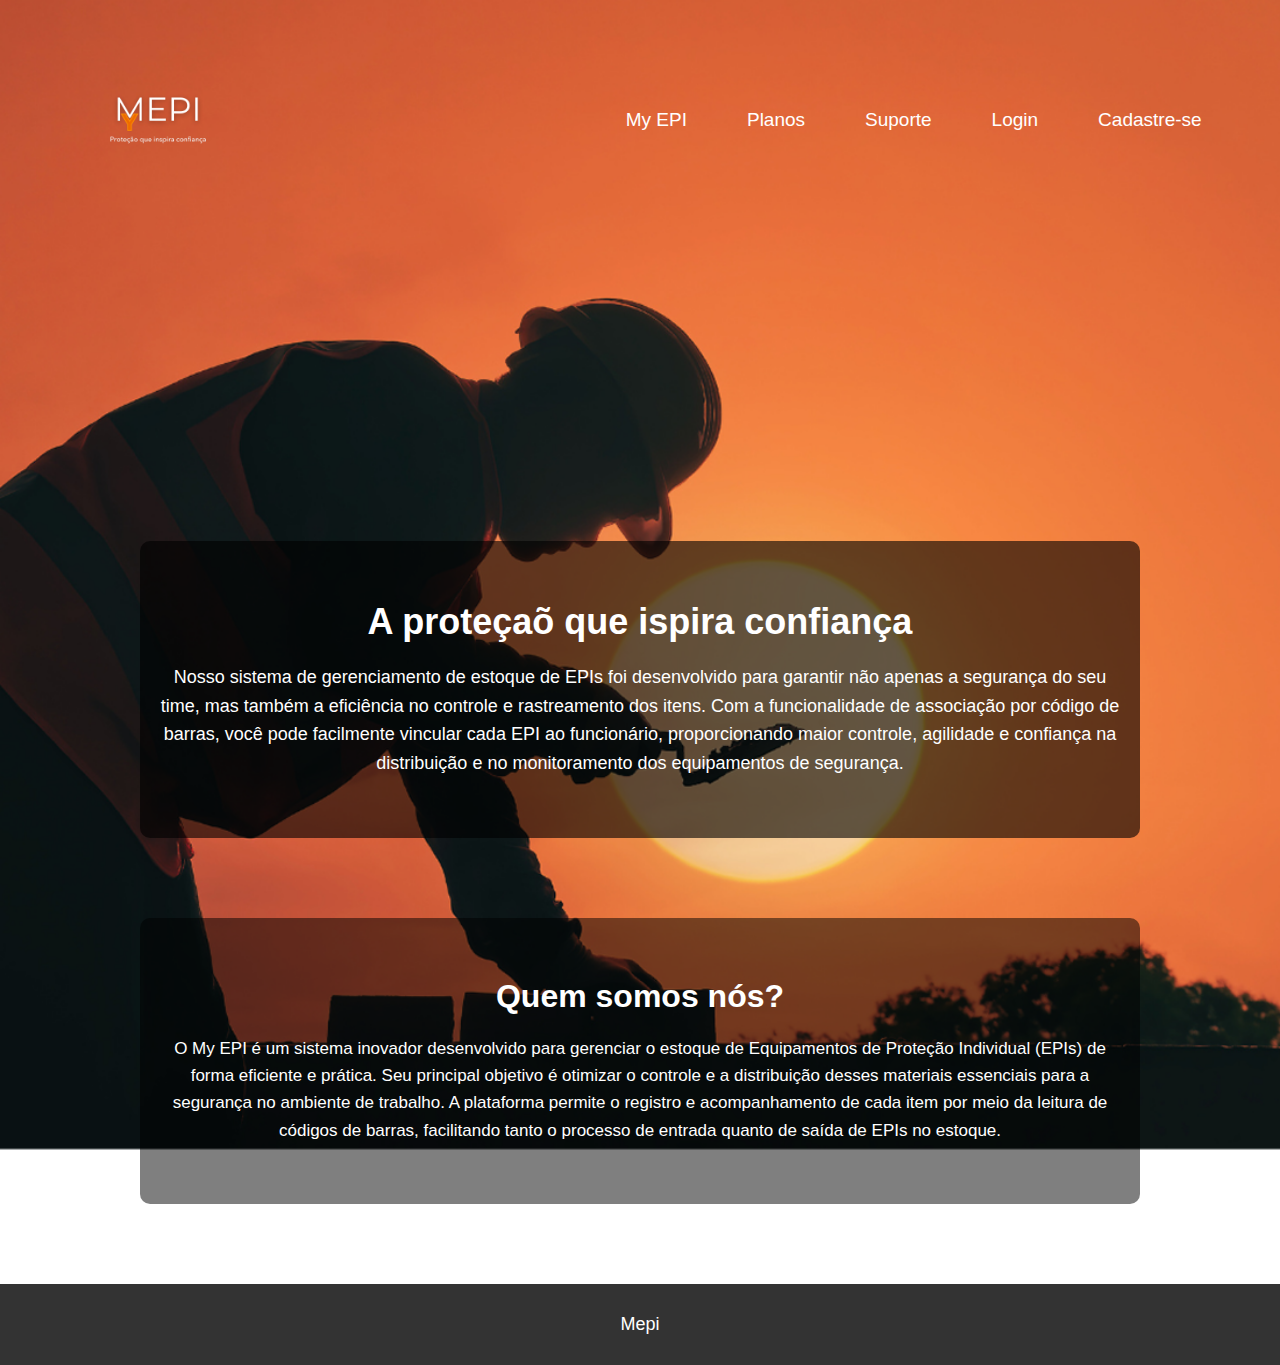
<file: tcc/index.html>
<!DOCTYPE html>
<html lang="en">
<head>
    <meta charset="UTF-8">
    <meta name="viewport" content="width=device-width, initial-scale=1.0">
    <link rel="stylesheet" href="style.css">
    <title>Document</title>
</head>
<body>
    <div class="container">
        <nav>
            <div class="logo">
                <img src="midia/logo.png" alt="">
            </div>

            <ul>
               <li><a href="#">My EPI</a></li> 
               <li><a href="#">Planos</a></li> 
               <li><a href="#">Suporte</a></li> 
               <li><a href="#">Login</a></li> 
               <li><a href="#">Cadastre-se</a></li> 
            </ul>
        </nav>
    </div>
    <section>
        <h1>A proteçaõ que ispira confiança</h1>
        <p>Nosso sistema de gerenciamento de estoque de EPIs foi desenvolvido para garantir não apenas a segurança do seu time, mas também a eficiência no controle e rastreamento dos itens. Com a funcionalidade de associação por código de barras, você pode facilmente vincular cada EPI ao funcionário, proporcionando maior controle, agilidade e confiança na distribuição e no monitoramento dos equipamentos de segurança.</p>
    </section>
    <section class="quem-somos">
        <h1>Quem somos nós?</h1>
        <p>
            O My EPI é um sistema inovador desenvolvido para gerenciar o estoque de Equipamentos de Proteção Individual (EPIs) de forma eficiente e prática.
            Seu principal objetivo é otimizar o controle e a distribuição desses materiais essenciais para a segurança no ambiente de trabalho. 
            A plataforma permite o registro e acompanhamento de cada item por meio da leitura de códigos de barras, 
            facilitando tanto o processo de entrada quanto de saída de EPIs no estoque.
        </p>
    </section>
    <footer>Mepi</footer>
</body>
</html>
</file>
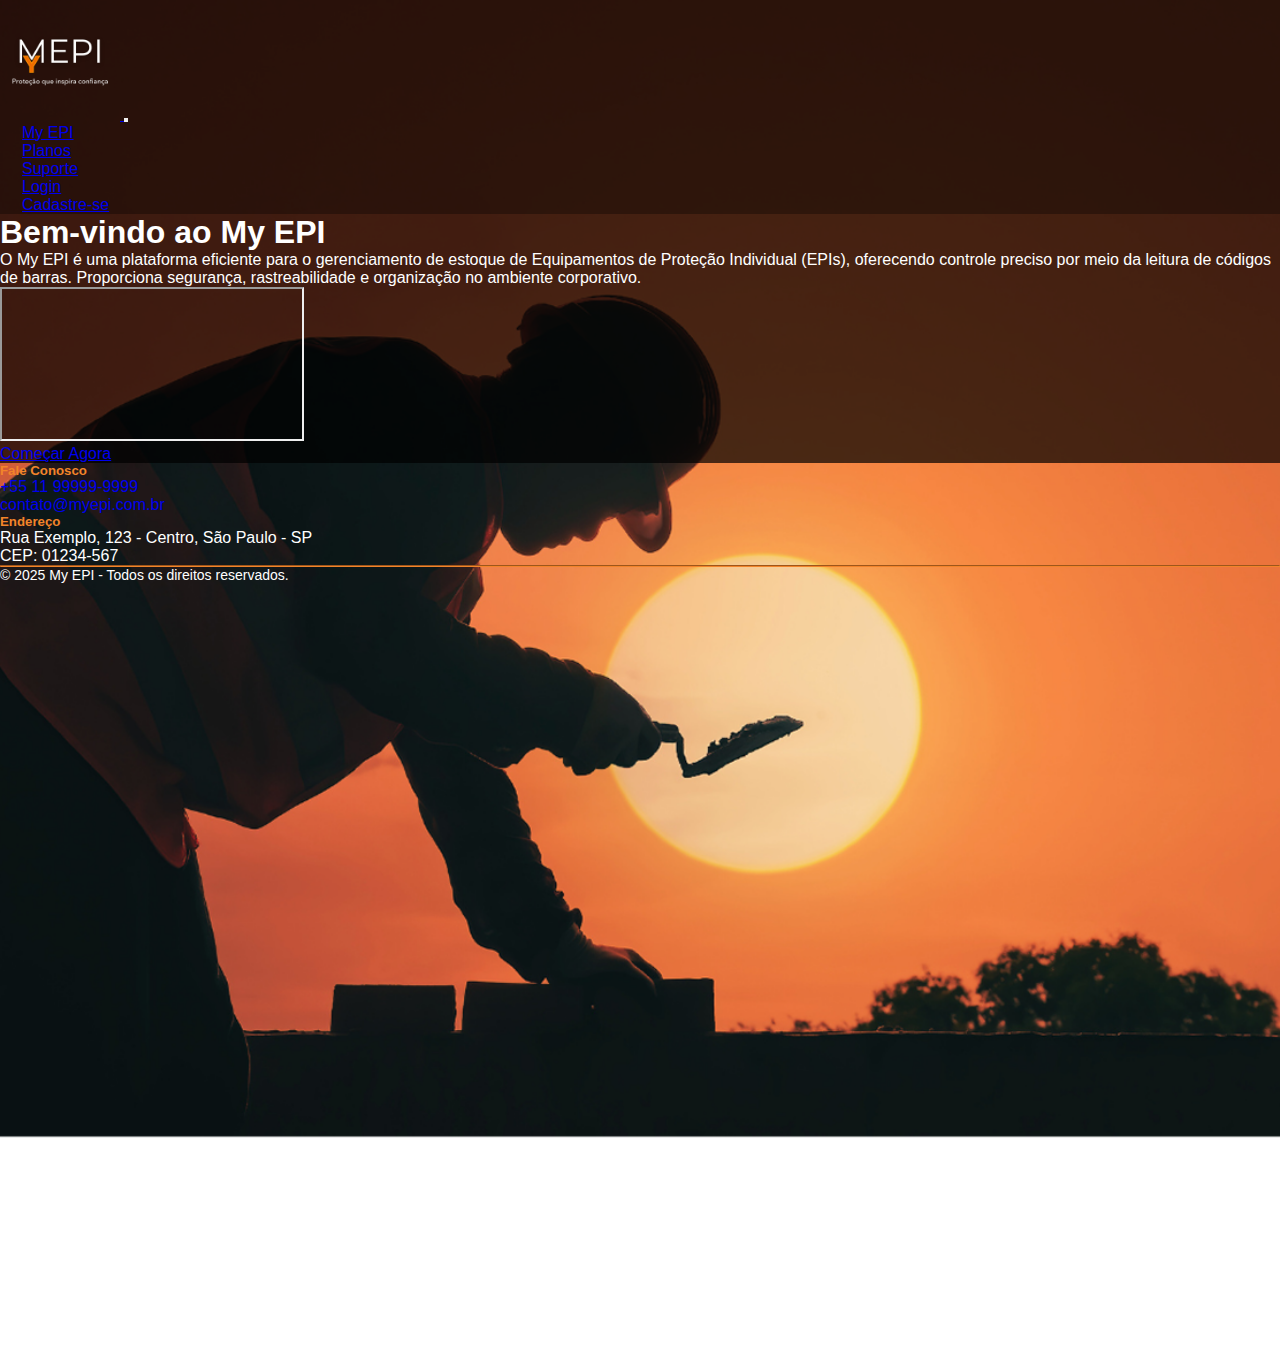
<file: tcc/index2.html>
<!DOCTYPE html>
<html lang="pt-BR">
<head>
  <meta charset="UTF-8" />
  <meta name="viewport" content="width=device-width, initial-scale=1.0"/>
  <title>My EPI</title>
  <link rel="stylesheet" href="style2.css" />

  <!-- Bootstrap CSS -->
  <link href="https://cdn.jsdelivr.net/npm/bootstrap@5.3.5/dist/css/bootstrap.min.css" rel="stylesheet" integrity="sha384-SgOJa3DmI69IUzQ2PVdRZhwQ+dy64/BUtbMJw1MZ8t5HZApcHrRKUc4W0kG879m7" crossorigin="anonymous">
</head>
<body>

  <!-- Navbar -->
  <nav class="navbar navbar-expand-lg navbar-dark px-4 bg-dark">
    <a class="navbar-brand" href="#">
      <img src="midia/logo.png" alt="Logo" width="120" />
    </a>
    <button class="navbar-toggler" type="button" data-bs-toggle="collapse" data-bs-target="#navbarNav">
      <span class="navbar-toggler-icon"></span>
    </button>
    <div class="collapse navbar-collapse justify-content-end" id="navbarNav">
      <ul class="navbar-nav">
        <li class="nav-item"><a class="nav-link" href="#">My EPI</a></li>
        <li class="nav-item"><a class="nav-link" href="#">Planos</a></li>
        <li class="nav-item"><a class="nav-link" href="#">Suporte</a></li>
        <li class="nav-item"><a class="nav-link" href="login.html">Login</a></li>
        <li class="nav-item"><a class="nav-link" href="cadastro.html">Cadastre-se</a></li>
      </ul>
    </div>
  </nav>

  <!-- Conteúdo principal -->
  <main>
    <section class="container text-center text-white my-5 p-5 rounded-4" style="background-color: rgba(0, 0, 0, 0.7);">
      <h1 class="display-4 mb-4">Bem-vindo ao My EPI</h1>
      <p class="lead mb-4">
        O My EPI é uma plataforma eficiente para o gerenciamento de estoque de Equipamentos de Proteção Individual (EPIs),
        oferecendo controle preciso por meio da leitura de códigos de barras. Proporciona segurança, rastreabilidade e organização no ambiente corporativo.
      </p>

      <!-- Vídeo com autoplay e muted -->
      <div class="d-flex justify-content-center mt-4 mb-5">
        <div class="w-100" style="max-width: 500px;">
          <div class="ratio ratio-16x9">
            <iframe 
              src="https://www.youtube.com/embed/qfbhqPFs4iE?autoplay=1&mute=1"
              title="YouTube video"
              allow="autoplay; encrypted-media"
              allowfullscreen>
            </iframe>
          </div>
        </div>
      </div>

      <a href="cadastro.html" class="btn btn-warning btn-lg">Começar Agora</a>
    </section>
  </main>

  <footer class="bg-dark text-white pt-4 pb-4 mt-5">
    <div class="container">
      <div class="row justify-content-center">
        <!-- Coluna única com as informações de contato -->
        <div class="col-md-8 text-center">
          <!-- Fale Conosco -->
          <h5 class="text-uppercase" style="color: #f2842a;">Fale Conosco</h5>
          <ul class="list-unstyled">
            <li><a href="tel:+5511999999999" class="text-white" style="text-decoration: none;">+55 11 99999-9999</a></li>
            <li><a href="mailto:contato@myepi.com.br" class="text-white" style="text-decoration: none;">contato@myepi.com.br</a></li>
          </ul>
  
          <!-- Endereço -->
          <h5 class="text-uppercase" style="color: #f2842a;">Endereço</h5>
          <p>Rua Exemplo, 123 - Centro, São Paulo - SP</p>
          <p>CEP: 01234-567</p>
        </div>
      </div>
  
      <!-- Linha de separação -->
      <hr class="my-4" style="border-color: #f2842a;">
  
      <!-- Rodapé inferior -->
      <div class="text-center">
        <p class="mb-0" style="font-size: 0.875rem;">&copy; 2025 My EPI - Todos os direitos reservados.</p>
      </div>
    </div>
  </footer>
  
  
  
  


  <!-- Bootstrap JS -->
  <script src="https://cdn.jsdelivr.net/npm/bootstrap@5.3.5/dist/js/bootstrap.bundle.min.js" integrity="sha384-k6d4wzSIapyDyv1kpU366/PK5hCdSbCRGRCMv+eplOQJWyd1fbcAu9OCUj5zNLiq" crossorigin="anonymous"></script>
</body>
</html>
</file>
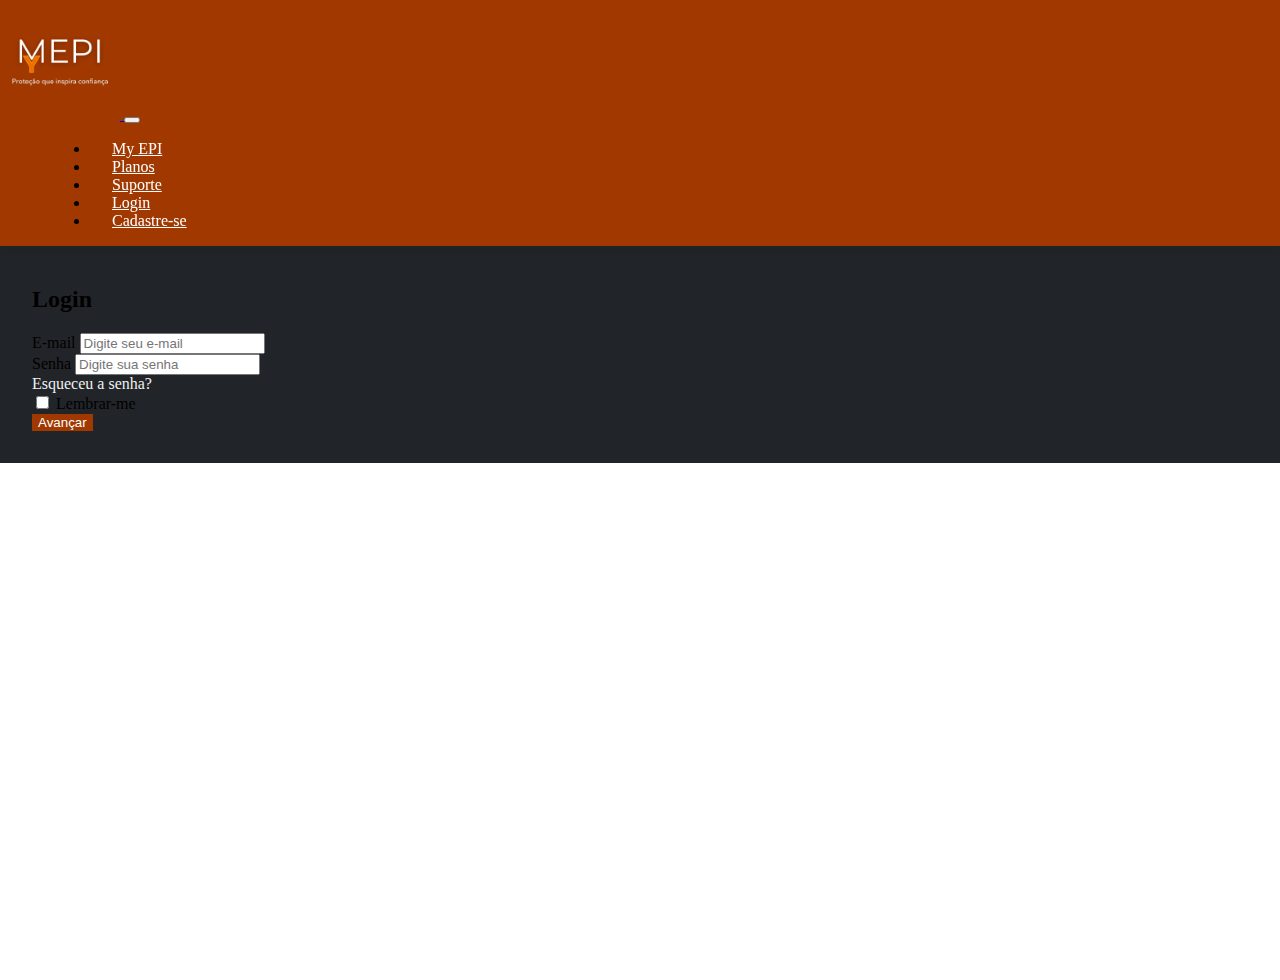
<file: tcc/login.html>
<!DOCTYPE html>
<html lang="pt-BR">
<head>
  <meta charset="UTF-8" />
  <meta name="viewport" content="width=device-width, initial-scale=1.0"/>
  <title>Login - My EPI</title>

  <!-- Bootstrap CSS -->
  <link href="https://cdn.jsdelivr.net/npm/bootstrap@5.3.5/dist/css/bootstrap.min.css" rel="stylesheet" integrity="sha384-SgOJa3DmI69IUzQ2PVdRZhwQ+dy64/BUtbMJw1MZ8t5HZApcHrRKUc4W0kG879m7" crossorigin="anonymous">

  <!-- CSS externo -->
  <link rel="stylesheet" href="login.css">
</head>
<body>

  <!-- Navbar com cor personalizada -->
  <nav class="navbar navbar-expand-lg px-4 custom-navbar">
    <a class="navbar-brand" href="#">
      <img src="midia/logo.png" alt="Logo" width="120" />
    </a>
    <button class="navbar-toggler" type="button" data-bs-toggle="collapse" data-bs-target="#navbarNav">
      <span class="navbar-toggler-icon"></span>
    </button>
    <div class="collapse navbar-collapse justify-content-center" id="navbarNav">
      <ul class="navbar-nav">
        <li class="nav-item"><a class="nav-link text-white" href="#">My EPI</a></li>
        <li class="nav-item"><a class="nav-link text-white" href="#">Planos</a></li>
        <li class="nav-item"><a class="nav-link text-white" href="#">Suporte</a></li>
        <li class="nav-item"><a class="nav-link text-white" href="login.html">Login</a></li>
        <li class="nav-item"><a class="nav-link text-white" href="cadastro.html">Cadastre-se</a></li>
      </ul>
    </div>
  </nav>

  <!-- Tela dividida -->
  <div class="container-fluid full-height">
    <div class="row h-100">
      
      <!-- Imagem à esquerda -->
      <div class="col-md-6 login-image d-none d-md-block"></div>

      <!-- Formulário à direita com fundo escuro -->
      <div class="col-md-6 d-flex align-items-center justify-content-center text-white" data-bs-theme="dark" id="login-dark">
        <div class="form-container w-100 text-center">
          
          <!-- Logo dentro do login -->
          <img src="midia/logo.png" alt="Logo My EPI" class="mb-4" style="width: 150px;">

          <h2 class="mb-4">Login</h2>

          <form>
            <div class="mb-3 text-start">
              <label for="email" class="form-label">E-mail</label>
              <input type="email" class="form-control bg-white text-dark border-0" id="email" placeholder="Digite seu e-mail">
            </div>
            <div class="mb-1 text-start">
              <label for="senha" class="form-label">Senha</label>
              <input type="password" class="form-control bg-white text-dark border-0" id="senha" placeholder="Digite sua senha">
            </div>

            <!-- Esqueceu a senha -->
            <div class="text-end mb-3">
              <a href="#" class="text-white small">Esqueceu a senha?</a>
            </div>

            <!-- Lembrar-me -->
            <div class="form-check mb-4 text-start">
              <input class="form-check-input" type="checkbox" id="lembrar">
              <label class="form-check-label" for="lembrar">Lembrar-me</label>
            </div>

            <button type="submit" class="btn custom-btn w-100">Avançar</button>
          </form>
        </div>
      </div>

    </div>
  </div>

  <!-- Bootstrap JS -->
  <script src="https://cdn.jsdelivr.net/npm/bootstrap@5.3.5/dist/js/bootstrap.bundle.min.js" integrity="sha384-k6d4wzSIapyDyv1kpU366/PK5hCdSbCRGRCMv+eplOQJWyd1fbcAu9OCUj5zNLiq" crossorigin="anonymous"></script>
</body>
</html>
</file>
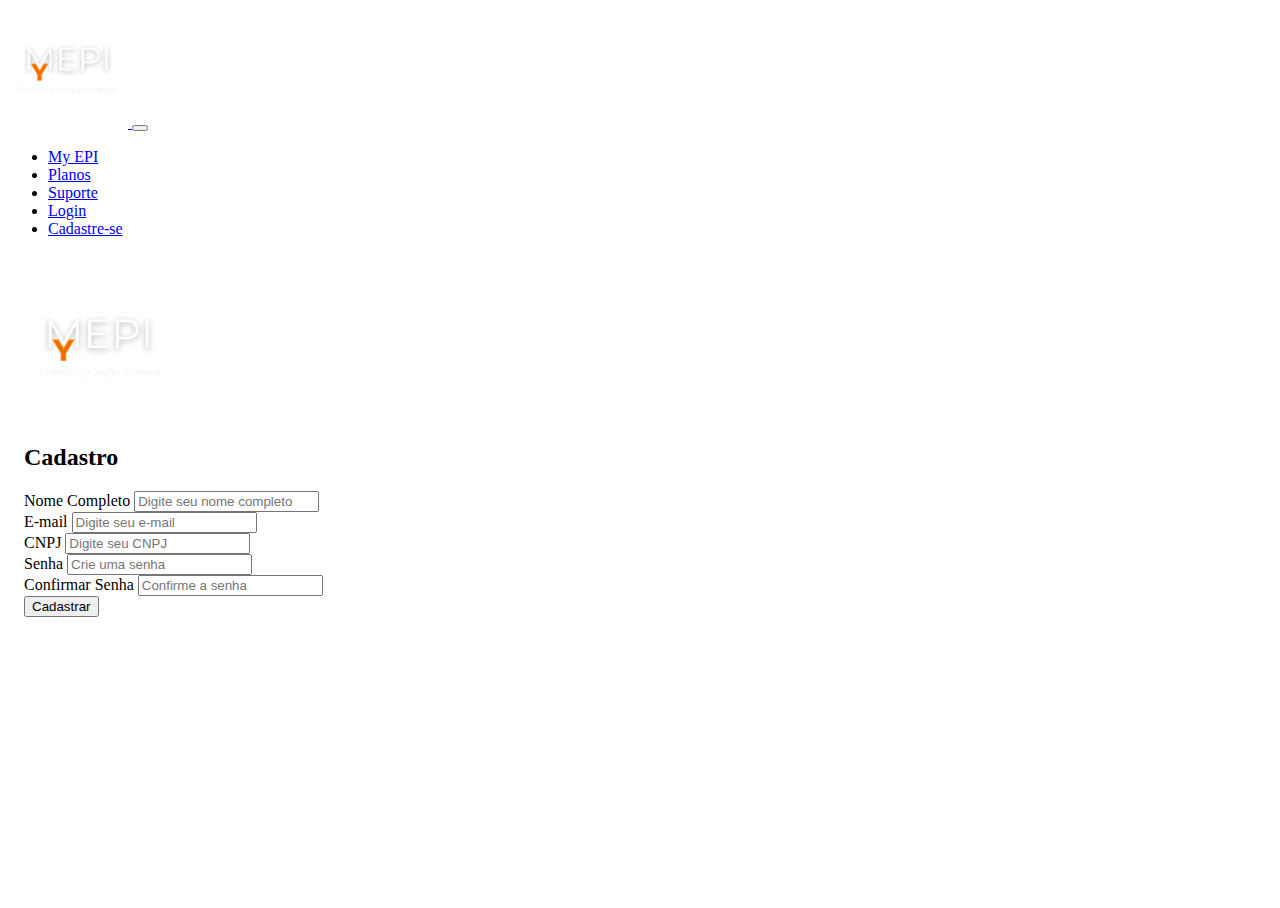
<file: tcc/teste.html>
<!DOCTYPE html>
<html lang="pt-BR">
<head>
  <meta charset="UTF-8" />
  <meta name="viewport" content="width=device-width, initial-scale=1.0"/>
  <title>Cadastro - My EPI</title>

  <!-- Bootstrap CSS -->
  <link href="https://cdn.jsdelivr.net/npm/bootstrap@5.3.5/dist/css/bootstrap.min.css" rel="stylesheet" integrity="sha384-SgOJa3DmI69IUzQ2PVdRZhwQ+dy64/BUtbMJw1MZ8t5HZApcHrRKUc4W0kG879m7" crossorigin="anonymous">

  <!-- CSS externo -->
  <link rel="stylesheet" href="teste.css">
</head>
<body>

  <!-- Navbar -->
  <nav class="navbar navbar-expand-lg custom-navbar">
    <div class="container">
      <a class="navbar-brand" href="#">
        <img src="midia/logo.png" alt="Logo" width="120" />
      </a>
      <button class="navbar-toggler" type="button" data-bs-toggle="collapse" data-bs-target="#navbarNav">
        <span class="navbar-toggler-icon"></span>
      </button>
      <div class="collapse navbar-collapse justify-content-center" id="navbarNav">
        <ul class="navbar-nav">
          <li class="nav-item"><a class="nav-link text-white" href="#">My EPI</a></li>
          <li class="nav-item"><a class="nav-link text-white" href="#">Planos</a></li>
          <li class="nav-item"><a class="nav-link text-white" href="#">Suporte</a></li>
          <li class="nav-item"><a class="nav-link text-white" href="login.html">Login</a></li>
          <li class="nav-item"><a class="nav-link text-white" href="cadastro.html">Cadastre-se</a></li>
        </ul>
      </div>
    </div>
  </nav>

  <!-- Tela dividida -->
  <div class="container-fluid full-height">
    <div class="row row-full-height">

      <!-- Imagem à esquerda -->
      <div class="col-md-6 cadastro-image d-none d-md-block"></div>

      <!-- Formulário à direita -->
      <div class="col-md-6 d-flex align-items-center justify-content-center text-white" data-bs-theme="dark" id="login-dark">
        <div class="form-container w-100 text-center">

          <!-- Logo -->
          <img src="midia/logo.png" alt="Logo My EPI" class="mb-4" style="width: 150px;">

          <h2 class="mb-4">Cadastro</h2>

          <form>
            <div class="mb-3 text-start">
              <label for="nome" class="form-label">Nome Completo</label>
              <input type="text" class="form-control bg-white text-dark border-0" id="nome" placeholder="Digite seu nome completo">
            </div>

            <div class="mb-3 text-start">
              <label for="email" class="form-label">E-mail</label>
              <input type="email" class="form-control bg-white text-dark border-0" id="email" placeholder="Digite seu e-mail">
            </div>

            <div class="mb-3 text-start">
              <label for="cnpj" class="form-label">CNPJ</label>
              <input type="text" class="form-control bg-white text-dark border-0" id="cnpj" placeholder="Digite seu CNPJ">
            </div>

            <div class="mb-3 text-start">
              <label for="senha" class="form-label">Senha</label>
              <input type="password" class="form-control bg-white text-dark border-0" id="senha" placeholder="Crie uma senha">
            </div>

            <div class="mb-4 text-start">
              <label for="confirmar-senha" class="form-label">Confirmar Senha</label>
              <input type="password" class="form-control bg-white text-dark border-0" id="confirmar-senha" placeholder="Confirme a senha">
            </div>

            <button type="submit" class="btn custom-btn w-100">Cadastrar</button>
          </form>
        </div>
      </div>

    </div>
  </div>

  <!-- Bootstrap JS -->
  <script src="https://cdn.jsdelivr.net/npm/bootstrap@5.3.5/dist/js/bootstrap.bundle.min.js" integrity="sha384-k6d4wzSIapyDyv1kpU366/PK5hCdSbCRGRCMv+eplOQJWyd1fbcAu9OCUj5zNLiq" crossorigin="anonymous"></script>
</body>
</html>
</file>
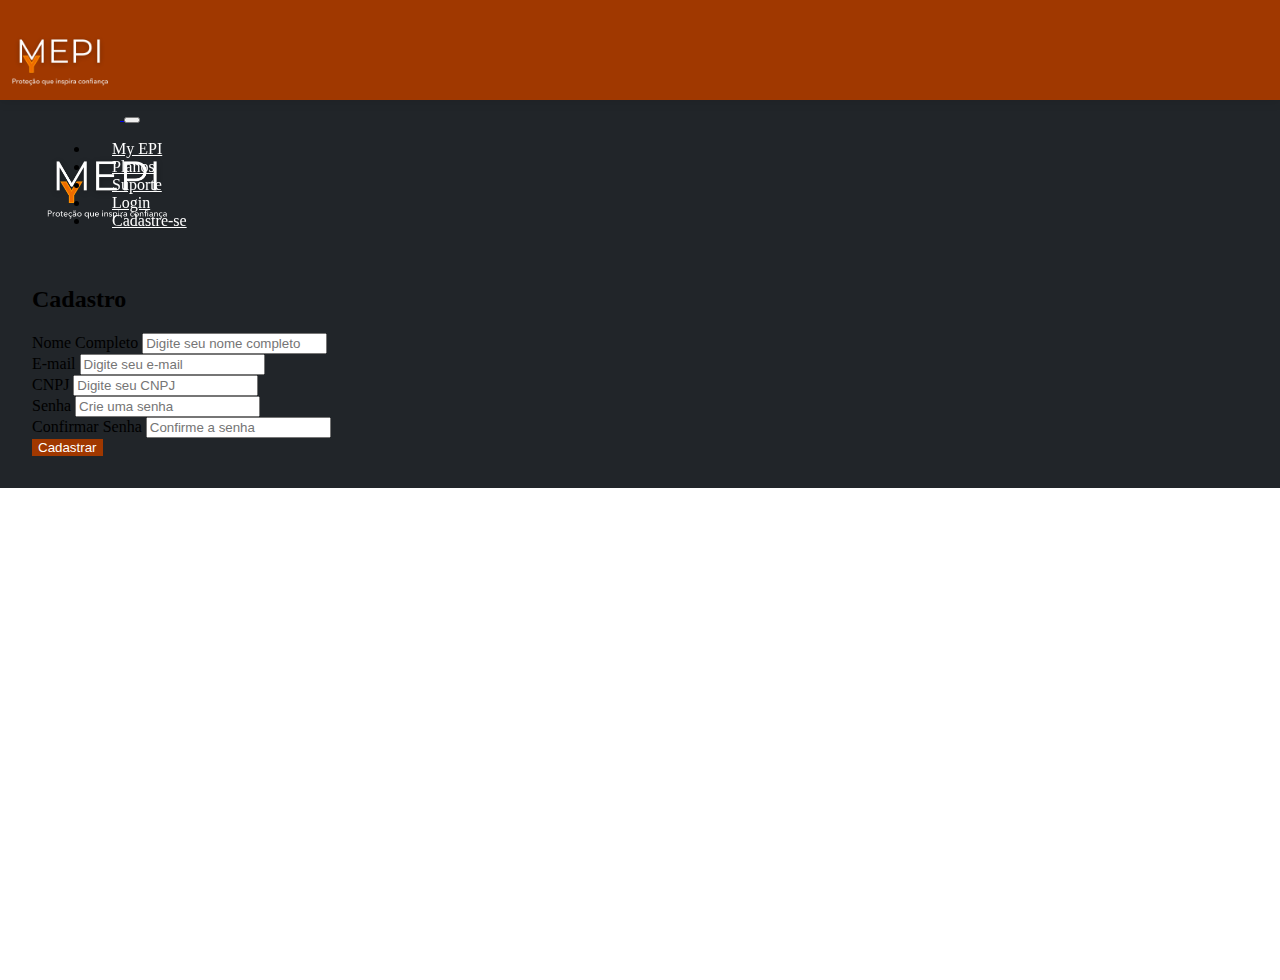
<file: telas/cadastro.html>
<!DOCTYPE html>
<html lang="pt-BR">
<head>
  <meta charset="UTF-8" />
  <meta name="viewport" content="width=device-width, initial-scale=1.0"/>
  <title>Cadastro - My EPI</title>

  <!-- Bootstrap CSS -->
  <link href="https://cdn.jsdelivr.net/npm/bootstrap@5.3.5/dist/css/bootstrap.min.css" rel="stylesheet" integrity="sha384-SgOJa3DmI69IUzQ2PVdRZhwQ+dy64/BUtbMJw1MZ8t5HZApcHrRKUc4W0kG879m7" crossorigin="anonymous">

  <!-- CSS externo -->
  <link rel="stylesheet" href="cadastro.css">
</head>
<body>

  <!-- Navbar -->
  <nav class="navbar navbar-expand-lg custom-navbar">
    <div class="container">
      <a class="navbar-brand" href="#">
        <img src="midia/logo.png" alt="Logo" width="120" />
      </a>
      <button class="navbar-toggler" type="button" data-bs-toggle="collapse" data-bs-target="#navbarNav">
        <span class="navbar-toggler-icon"></span>
      </button>
      <div class="collapse navbar-collapse justify-content-center" id="navbarNav">
        <ul class="navbar-nav">
          <li class="nav-item"><a class="nav-link text-white" href="#">My EPI</a></li>
          <li class="nav-item"><a class="nav-link text-white" href="#">Planos</a></li>
          <li class="nav-item"><a class="nav-link text-white" href="#">Suporte</a></li>
          <li class="nav-item"><a class="nav-link text-white" href="login.html">Login</a></li>
          <li class="nav-item"><a class="nav-link text-white" href="cadastro.html">Cadastre-se</a></li>
        </ul>
      </div>
    </div>
  </nav>

  <!-- Tela dividida -->
  <div class="container-fluid full-height">
    <div class="row row-full-height">

      <!-- Imagem à esquerda -->
      <div class="col-md-6 cadastro-image d-none d-md-block"></div>

      <!-- Formulário à direita -->
      <div class="col-md-6 d-flex align-items-center justify-content-center text-white" data-bs-theme="dark" id="login-dark">
        <div class="form-container w-100 text-center">

          <!-- Logo -->
          <img src="midia/logo.png" alt="Logo My EPI" class="mb-4" style="width: 150px;">

          <h2 class="mb-4">Cadastro</h2>

          <form>
            <div class="mb-3 text-start">
              <label for="nome" class="form-label">Nome Completo</label>
              <input type="text" class="form-control bg-white text-dark border-0" id="nome" placeholder="Digite seu nome completo">
            </div>

            <div class="mb-3 text-start">
              <label for="email" class="form-label">E-mail</label>
              <input type="email" class="form-control bg-white text-dark border-0" id="email" placeholder="Digite seu e-mail">
            </div>

            <div class="mb-3 text-start">
              <label for="cnpj" class="form-label">CNPJ</label>
              <input type="text" class="form-control bg-white text-dark border-0" id="cnpj" placeholder="Digite seu CNPJ">
            </div>

            <div class="mb-3 text-start">
              <label for="senha" class="form-label">Senha</label>
              <input type="password" class="form-control bg-white text-dark border-0" id="senha" placeholder="Crie uma senha">
            </div>

            <div class="mb-4 text-start">
              <label for="confirmar-senha" class="form-label">Confirmar Senha</label>
              <input type="password" class="form-control bg-white text-dark border-0" id="confirmar-senha" placeholder="Confirme a senha">
            </div>

            <button type="submit" class="btn custom-btn w-100"><a href="verificacao.html">Cadastrar</a></button>
          </form>
        </div>
      </div>

    </div>
  </div>

  <!-- Bootstrap JS -->
  <script src="https://cdn.jsdelivr.net/npm/bootstrap@5.3.5/dist/js/bootstrap.bundle.min.js" integrity="sha384-k6d4wzSIapyDyv1kpU366/PK5hCdSbCRGRCMv+eplOQJWyd1fbcAu9OCUj5zNLiq" crossorigin="anonymous"></script>
</body>
</html>
</file>
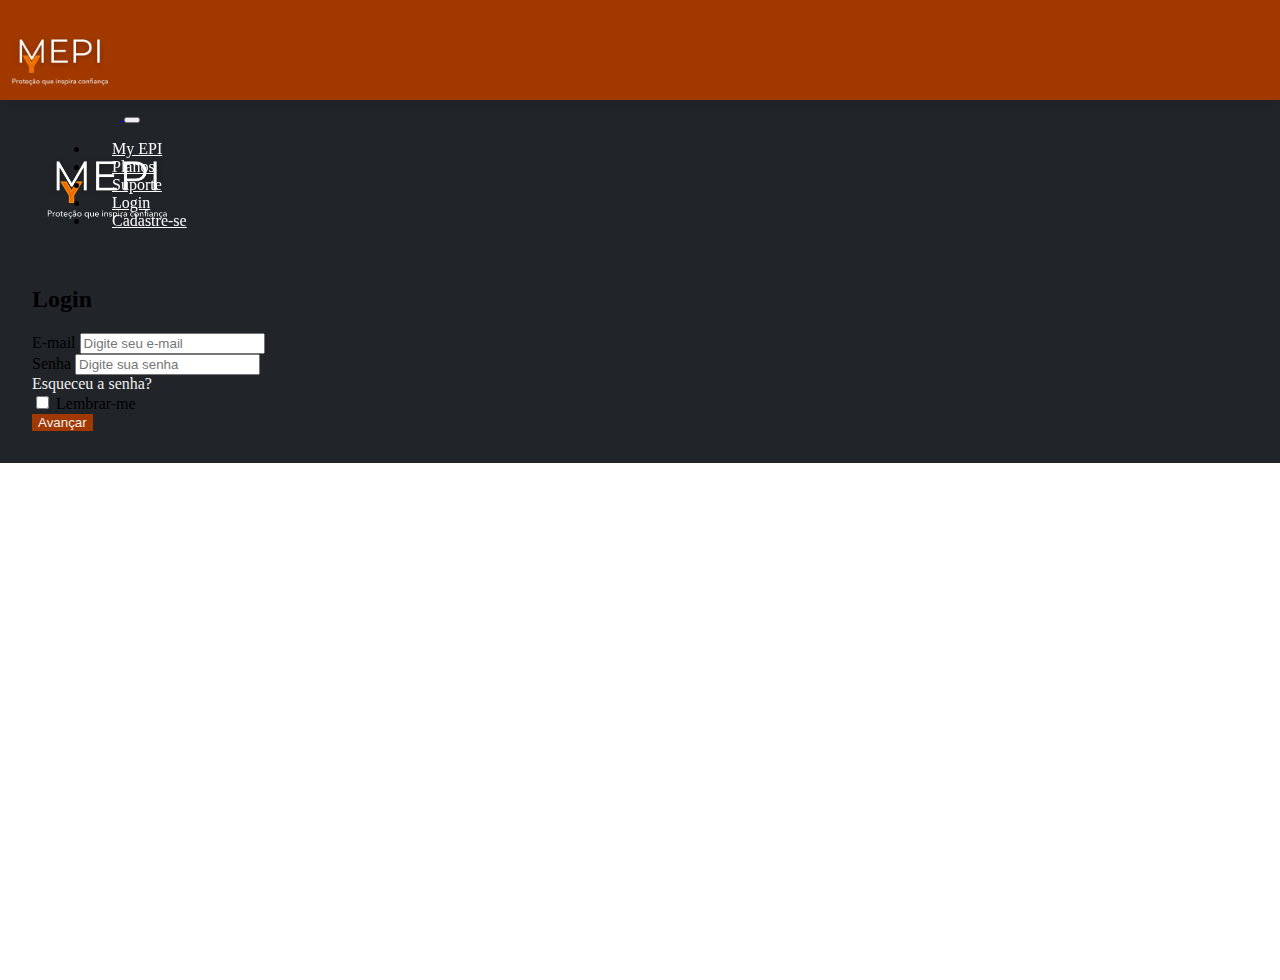
<file: telas/login.html>
<!DOCTYPE html>
<html lang="pt-BR">
<head>
  <meta charset="UTF-8" />
  <meta name="viewport" content="width=device-width, initial-scale=1.0"/>
  <title>Login - My EPI</title>

  <!-- Bootstrap CSS -->
  <link href="https://cdn.jsdelivr.net/npm/bootstrap@5.3.5/dist/css/bootstrap.min.css" rel="stylesheet" integrity="sha384-SgOJa3DmI69IUzQ2PVdRZhwQ+dy64/BUtbMJw1MZ8t5HZApcHrRKUc4W0kG879m7" crossorigin="anonymous">

  <!-- CSS externo -->
  <link rel="stylesheet" href="login.css">
</head>
<body> 

  <!-- Navbar com cor personalizada -->
  <nav class="navbar navbar-expand-lg px-4 custom-navbar">
    <a class="navbar-brand" href="#">
      <img src="midia/logo.png" alt="Logo" width="120" />
    </a>
    <button class="navbar-toggler" type="button" data-bs-toggle="collapse" data-bs-target="#navbarNav">
      <span class="navbar-toggler-icon"></span>
    </button>
    <div class="collapse navbar-collapse justify-content-center" id="navbarNav">
      <ul class="navbar-nav">
        <li class="nav-item"><a class="nav-link text-white" href="#">My EPI</a></li>
        <li class="nav-item"><a class="nav-link text-white" href="#">Planos</a></li>
        <li class="nav-item"><a class="nav-link text-white" href="#">Suporte</a></li>
        <li class="nav-item"><a class="nav-link text-white" href="login.html">Login</a></li>
        <li class="nav-item"><a class="nav-link text-white" href="cadastro.html">Cadastre-se</a></li>
      </ul>
    </div>
  </nav>

  <!-- Tela dividida -->
  <div class="container-fluid full-height">
    <div class="row h-100">
      
      <!-- Imagem à esquerda -->
      <div class="col-md-6 login-image d-none d-md-block"></div>

      <!-- Formulário à direita com fundo escuro -->
      <div class="col-md-6 d-flex align-items-center justify-content-center text-white" data-bs-theme="dark" id="login-dark">
        <div class="form-container w-100 text-center">
          
          <!-- Logo dentro do login -->
          <img src="midia/logo.png" alt="Logo My EPI" class="mb-4" style="width: 150px;">

          <h2 class="mb-4">Login</h2>

          <form>
            <div class="mb-3 text-start">
              <label for="email" class="form-label">E-mail</label>
              <input type="email" class="form-control bg-white text-dark border-0" id="email" placeholder="Digite seu e-mail">
            </div>
            <div class="mb-1 text-start">
              <label for="senha" class="form-label">Senha</label>
              <input type="password" class="form-control bg-white text-dark border-0" id="senha" placeholder="Digite sua senha">
            </div>

            <!-- Esqueceu a senha -->
            <div class="text-end mb-3">
              <a href="#" class="text-white small">Esqueceu a senha?</a>
            </div>

            <!-- Lembrar-me -->
            <div class="form-check mb-4 text-start">
              <input class="form-check-input" type="checkbox" id="lembrar">
              <label class="form-check-label" for="lembrar">Lembrar-me</label>
            </div>

            <button type="submit" class="btn custom-btn w-100"><a href="#">Avançar</a></button>
          </form>
        </div>
      </div>

    </div>
  </div>

  <!-- Bootstrap JS -->
  <script src="https://cdn.jsdelivr.net/npm/bootstrap@5.3.5/dist/js/bootstrap.bundle.min.js" integrity="sha384-k6d4wzSIapyDyv1kpU366/PK5hCdSbCRGRCMv+eplOQJWyd1fbcAu9OCUj5zNLiq" crossorigin="anonymous"></script>
</body>
</html>
</file>
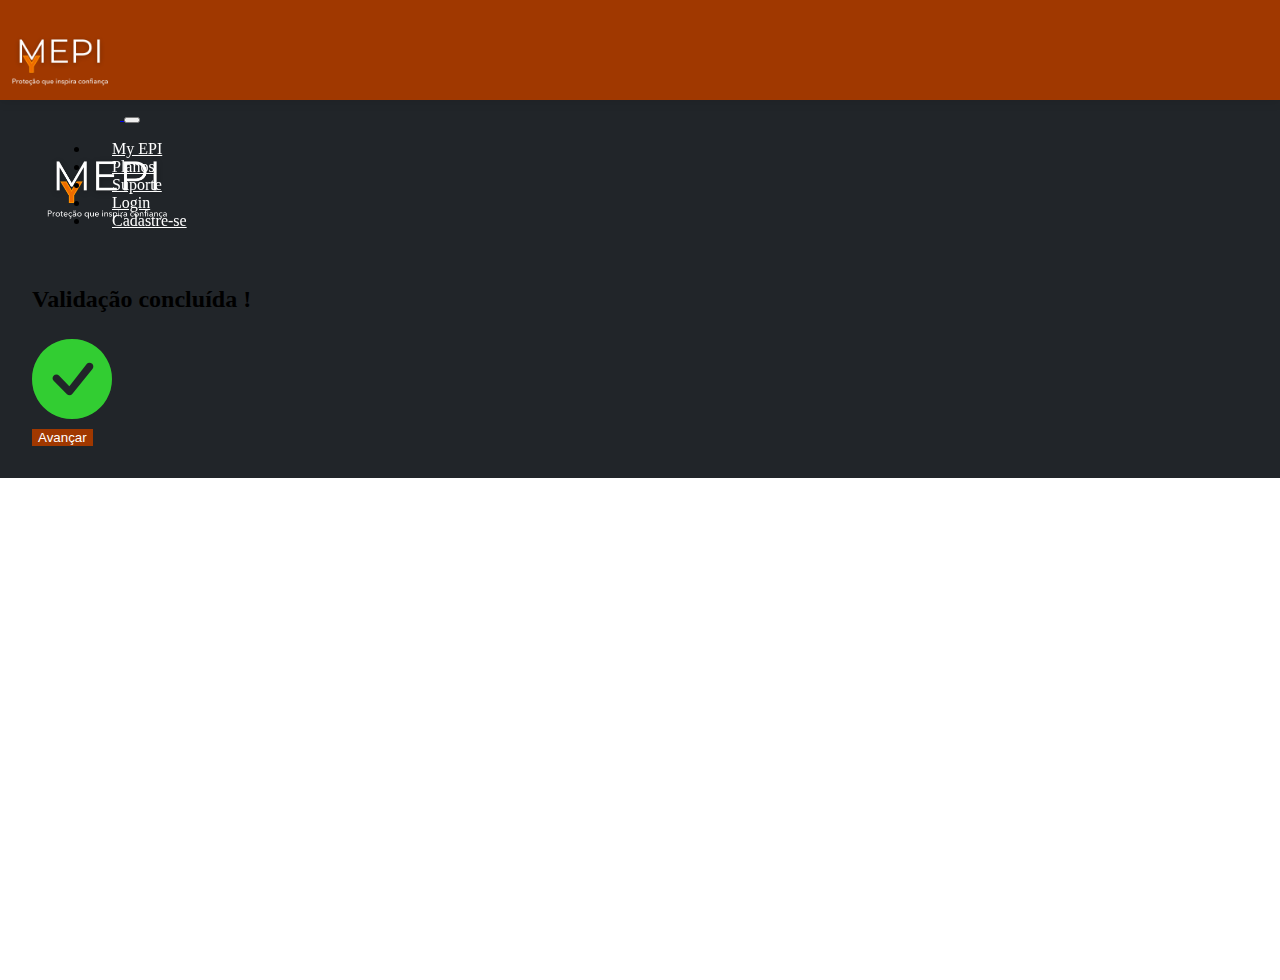
<file: telas/validacao.html>
<!DOCTYPE html>
<html lang="pt-BR">
<head>
  <meta charset="UTF-8" />
  <meta name="viewport" content="width=device-width, initial-scale=1.0"/>
  <title>Validação - My EPI</title>

  <!-- Bootstrap CSS -->
  <link href="https://cdn.jsdelivr.net/npm/bootstrap@5.3.6/dist/css/bootstrap.min.css" rel="stylesheet" integrity="sha384-4Q6Gf2aSP4eDXB8Miphtr37CMZZQ5oXLH2yaXMJ2w8e2ZtHTl7GptT4jmndRuHDT" crossorigin="anonymous">

  <!-- Bootstrap Icons -->
  <link href="https://cdn.jsdelivr.net/npm/bootstrap-icons@1.10.5/font/bootstrap-icons.css" rel="stylesheet">

  <!-- CSS puro -->
  <link rel="stylesheet" href="validacao.css">
</head>
<body>

  <!-- Navbar -->
  <nav class="navbar navbar-expand-lg custom-navbar">
    <div class="container">
      <a class="navbar-brand" href="#">
        <img src="midia/logo.png" alt="Logo" width="120" />
      </a>
      <button class="navbar-toggler" type="button" data-bs-toggle="collapse" data-bs-target="#navbarNav">
        <span class="navbar-toggler-icon"></span>
      </button>
      <div class="collapse navbar-collapse justify-content-center" id="navbarNav">
        <ul class="navbar-nav">
          <li class="nav-item"><a class="nav-link text-white" href="#">My EPI</a></li>
          <li class="nav-item"><a class="nav-link text-white" href="#">Planos</a></li>
          <li class="nav-item"><a class="nav-link text-white" href="#">Suporte</a></li>
          <li class="nav-item"><a class="nav-link text-white" href="login.html">Login</a></li>
          <li class="nav-item"><a class="nav-link text-white" href="cadastro.html">Cadastre-se</a></li>
        </ul>
      </div>
    </div>
  </nav>

  <!-- Tela dividida -->
  <div class="container-fluid full-height">
    <div class="row row-full-height">

      <!-- Imagem à esquerda -->
      <div class="col-md-6 cadastro-image d-none d-md-block"></div>

      <!-- Conteúdo à direita -->
      <div class="col-md-6 d-flex align-items-center justify-content-center text-white" id="login-dark">
        <div class="form-container w-100 text-center">

          <!-- Logo -->
          <img src="midia/logo.png" alt="Logo My EPI" class="mb-4" style="width: 150px;">

          <!-- Mensagem de sucesso -->
          <h2 class="mb-4">Validação concluída !</h2>

          <!-- Ícone de sucesso -->
          <div class="mb-5">
            <i class="bi bi-check-circle-fill" style="font-size: 5rem; color: limegreen;"></i>
          </div>

          <!-- Botão avançar -->
          <button type="button" class="btn custom-btn w-100"><a href="login.html">Avançar</a></button>

        </div>
      </div>

    </div>
  </div>

  <!-- Bootstrap JS -->
  <script src="https://cdn.jsdelivr.net/npm/bootstrap@5.3.6/dist/js/bootstrap.bundle.min.js" integrity="sha384-j1CDi7MgGQ12Z7Qab0qlWQ/Qqz24Gc6BM0thvEMVjHnfYGF0rmFCozFSxQBxwHKO" crossorigin="anonymous"></script>
</body>
</html>
</file>
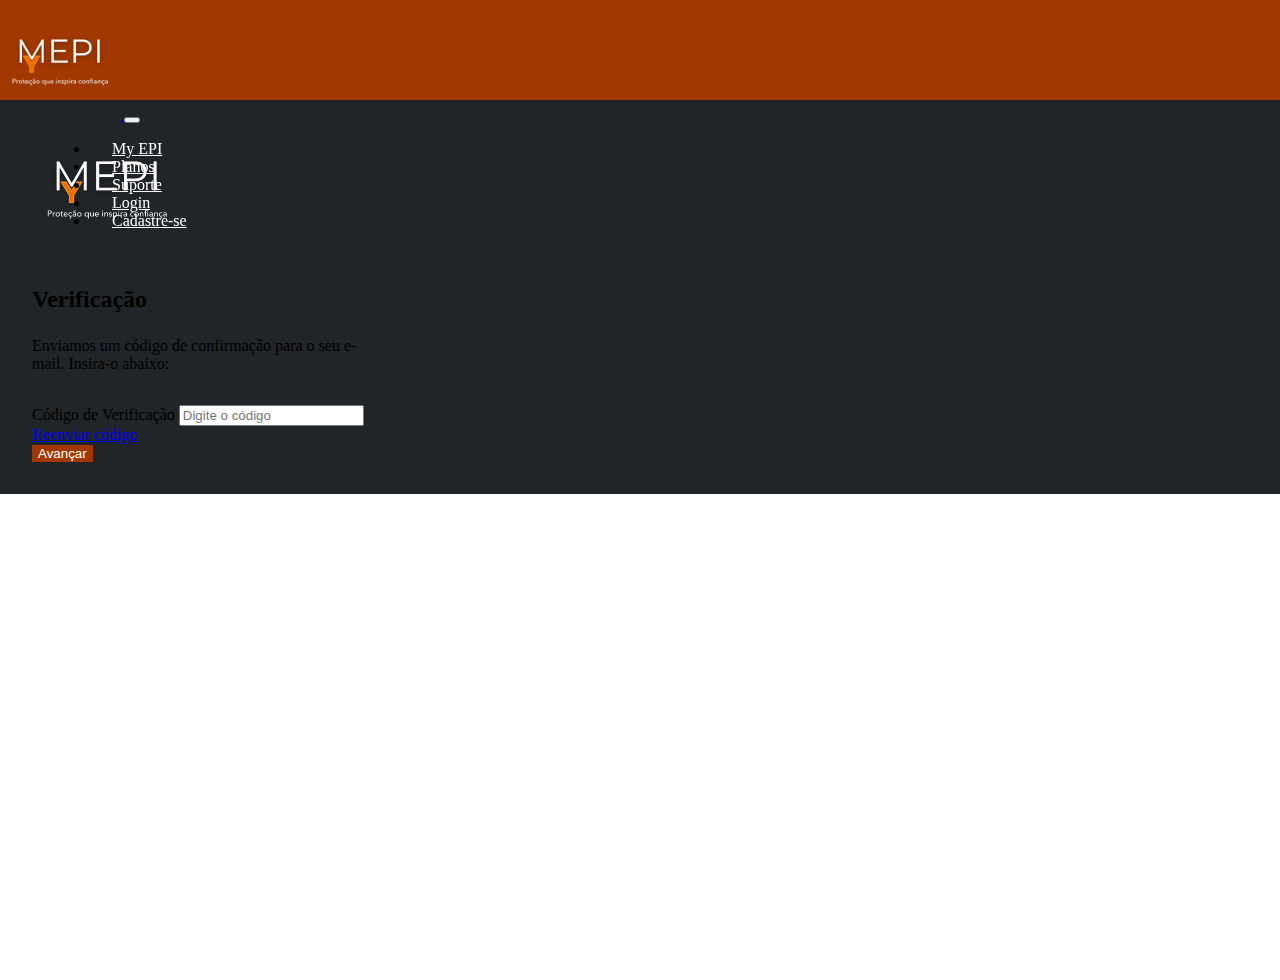
<file: telas/verificacao.html>
<!DOCTYPE html>
<html lang="pt-BR">
<head>
  <meta charset="UTF-8" />
  <meta name="viewport" content="width=device-width, initial-scale=1.0"/>
  <title>Verificação - My EPI</title>

  <!-- Bootstrap CSS -->
  <link href="https://cdn.jsdelivr.net/npm/bootstrap@5.3.6/dist/css/bootstrap.min.css" rel="stylesheet" integrity="sha384-4Q6Gf2aSP4eDXB8Miphtr37CMZZQ5oXLH2yaXMJ2w8e2ZtHTl7GptT4jmndRuHDT" crossorigin="anonymous">

  <!-- CSS puro -->
  <link rel="stylesheet" href="verificacao.css">
</head>
<body>

  <!-- Navbar -->
  <nav class="navbar navbar-expand-lg custom-navbar">
    <div class="container">
      <a class="navbar-brand" href="#">
        <img src="midia/logo.png" alt="Logo" width="120" />
      </a>
      <button class="navbar-toggler" type="button" data-bs-toggle="collapse" data-bs-target="#navbarNav">
        <span class="navbar-toggler-icon"></span>
      </button>
      <div class="collapse navbar-collapse justify-content-center" id="navbarNav">
        <ul class="navbar-nav">
          <li class="nav-item"><a class="nav-link text-white" href="#">My EPI</a></li>
          <li class="nav-item"><a class="nav-link text-white" href="#">Planos</a></li>
          <li class="nav-item"><a class="nav-link text-white" href="#">Suporte</a></li>
          <li class="nav-item"><a class="nav-link text-white" href="login.html">Login</a></li>
          <li class="nav-item"><a class="nav-link text-white" href="cadastro.html">Cadastre-se</a></li>
        </ul>
      </div>
    </div>
  </nav>

  <!-- Tela dividida -->
  <div class="container-fluid full-height">
    <div class="row row-full-height">

      <!-- Imagem à esquerda -->
      <div class="col-md-6 cadastro-image d-none d-md-block"></div>

      <!-- Conteúdo de verificação à direita -->
      <div class="col-md-6 d-flex align-items-center justify-content-center text-white" data-bs-theme="dark" id="login-dark">
        <div class="form-container w-100 text-center">

          <!-- Logo -->
          <img src="midia/logo.png" alt="Logo My EPI" class="mb-4" style="width: 150px;">

          <h2 class="mb-4">Verificação</h2>
          <p class="mb-4">Enviamos um código de confirmação para o seu e-mail. Insira-o abaixo:</p>

          <form>
            <div class="mb-4 text-start">
              <label for="codigo" class="form-label">Código de Verificação</label>
              <input type="text" class="form-control bg-white text-dark border-0" id="codigo" placeholder="Digite o código">
            </div>

            <div class="mb-4 text-end">
              <a href="#" class="text-warning text-decoration-none">Reenviar código</a>
            </div>

            <button type="submit" class="btn custom-btn w-100"><a href="validacao.html">Avançar</a></button>
          </form>
        </div>
      </div>

    </div>
  </div>

  <!-- Bootstrap JS -->
  <script src="https://cdn.jsdelivr.net/npm/bootstrap@5.3.6/dist/js/bootstrap.bundle.min.js" integrity="sha384-j1CDi7MgGQ12Z7Qab0qlWQ/Qqz24Gc6BM0thvEMVjHnfYGF0rmFCozFSxQBxwHKO" crossorigin="anonymous"></script>
</body>
</html>
</file>
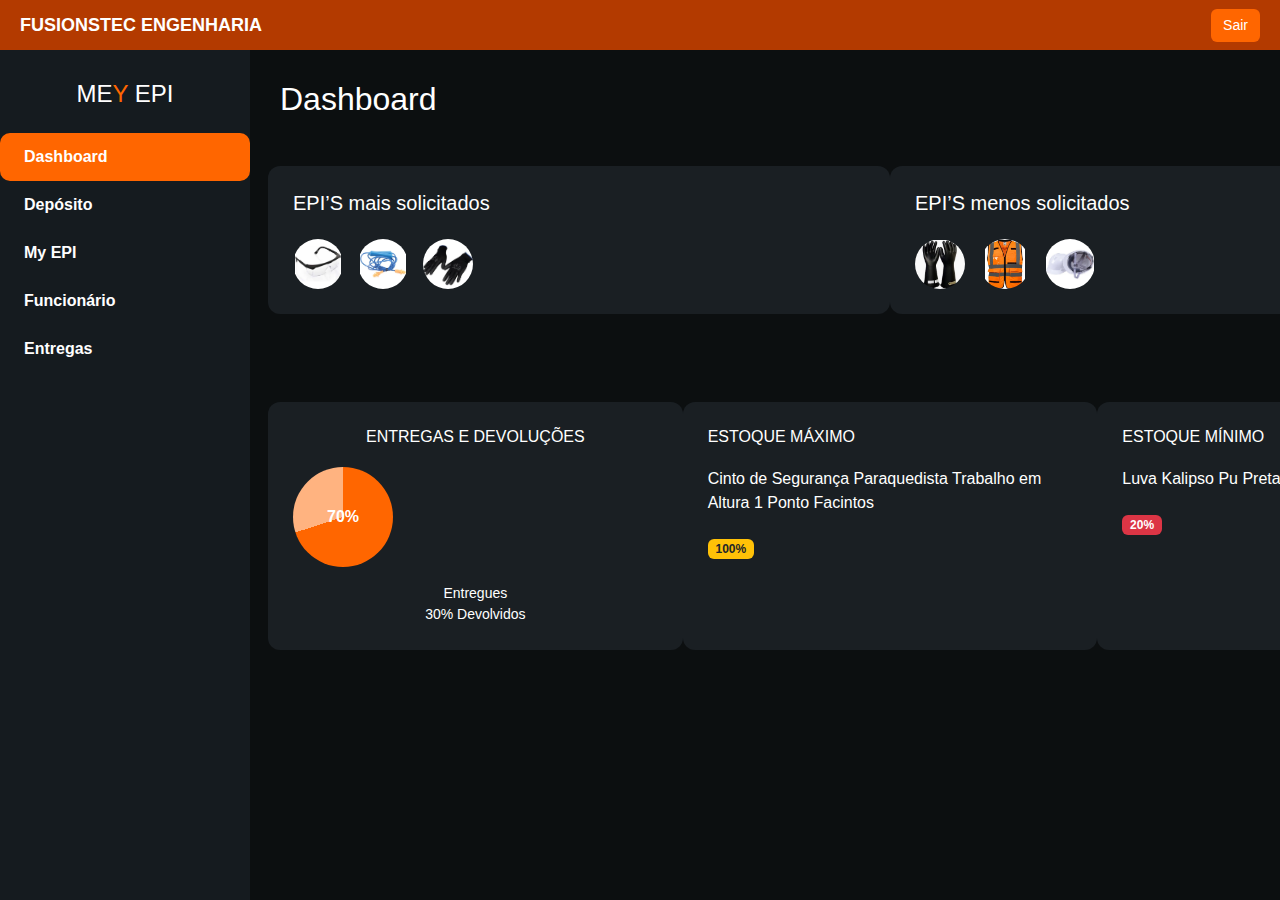
<file: MyEPI-main/front-end/pages/dashboard.html>
<!DOCTYPE html>
<html lang="pt-BR">
<head>
  <meta charset="UTF-8" />
  <meta name="viewport" content="width=device-width, initial-scale=1.0"/>
  <title>Dashboard - My EPI</title>

  <!-- Bootstrap CSS -->
  <link href="https://cdn.jsdelivr.net/npm/bootstrap@5.3.5/dist/css/bootstrap.min.css" rel="stylesheet">

  <style>
    body {
      background-color: #0c0f10;
      color: white;
      font-family: Arial, sans-serif;
    }

    .top-bar {
      background-color: #b33a00;
      height: 50px;
      display: flex;
      align-items: center;
      justify-content: space-between;
      padding: 0 20px;
      font-weight: bold;
      font-size: 18px;
      position: fixed;
      width: 100%;
      z-index: 10;
    }

    .logout-btn {
      background-color: #ff6600;
      color: white;
      border: none;
      padding: 6px 12px;
      border-radius: 6px;
      font-size: 14px;
    }

    .sidebar {
      background-color: #151b1f;
      height: 100vh;
      width: 250px;
      padding-top: 80px;
      position: fixed;
      top: 0;
    }

    .sidebar h4 {
      color: white;
    }

    .sidebar span {
      color: #ff6600;
    }

    .sidebar a {
      color: white;
      display: block;
      padding: 12px 24px;
      text-decoration: none;
      font-weight: bold;
    }

    .sidebar a.active,
    .sidebar a:hover {
      background-color: #ff6600;
      border-radius: 10px;
    }

    .content {
      margin-left: 250px;
      padding: 80px 30px 50px;
    }

    .dashboard-box {
      background-color: #1a1f23;
      border-radius: 12px;
      padding: 25px;
      margin-bottom: 40px;
    }

    .small-circle {
      width: 50px;
      height: 50px;
      border-radius: 50%;
      overflow: hidden;
      margin-right: 15px;
    }

    .small-circle img {
      width: 100%;
      height: 100%;
      object-fit: contain;
    }

    .circle-chart {
      width: 100px;
      height: 100px;
      background: conic-gradient(#ff6600 70%, #ffb380 0 100%);
      border-radius: 50%;
      display: flex;
      align-items: center;
      justify-content: center;
      font-weight: bold;
    }

    h2, h5, h6 {
      margin-bottom: 20px;
    }
  </style>
</head>
<body>
  <!-- Top Bar -->
  <div class="top-bar">
    FUSIONSTEC ENGENHARIA
    <button class="logout-btn">Sair</button>
  </div>

  <!-- Sidebar -->
  <div class="sidebar">
    <h4 class="text-center mb-4">ME<span>Y</span> EPI</h4>
    <a href="#" class="active">Dashboard</a>
    <a href="#">Depósito</a>
    <a href="#">My EPI</a>
    <a href="#">Funcionário</a>
    <a href="#">Entregas</a>
  </div>

  <!-- Main Content -->
  <div class="content container-fluid">
    <h2 class="mb-5">Dashboard</h2>

    <!-- EPI Mais/menos usados -->
    <div class="row mb-5">
      <div class="col-md-6 dashboard-box">
        <h5>EPI’S mais solicitados</h5>
        <div class="d-flex mt-4">
          <div class="small-circle"><img src="../assets/images/foto-oculos.png" alt="epi1"></div>
          <div class="small-circle"><img src="../assets/images/foto-fone.png" alt="epi2"></div>
          <div class="small-circle"><img src="../assets/images/foto-luva.png" alt="epi3"></div>
        </div>
      </div>

      <div class="col-md-6 dashboard-box">
        <h5>EPI’S menos solicitados</h5>
        <div class="d-flex mt-4">
          <div class="small-circle"><img src="../assets/images/foto-luva2.png" alt="epi4"></div>
          <div class="small-circle"><img src="../assets/images/foto-colete.png" alt="epi5"></div>
          <div class="small-circle"><img src="../assets/images/foto-capacete.png" alt="epi6"></div>
        </div>
      </div>
    </div>

    <!-- Estatísticas -->
    <div class="row mb-5">
      <div class="col-md-4 dashboard-box text-center">
        <h6>ENTREGAS E DEVOLUÇÕES</h6>
        <div class="circle-chart mb-3">70%</div>
        <div class="small">Entregues</div>
        <div class="small">30% Devolvidos</div>
      </div>

      <div class="col-md-4 dashboard-box">
        <h6>ESTOQUE MÁXIMO</h6>
        <p class="mt-3">Cinto de Segurança Paraquedista Trabalho em Altura 1 Ponto Facintos</p>
        <span class="badge bg-warning text-dark mt-2">100%</span>
      </div>

      <div class="col-md-4 dashboard-box">
        <h6>ESTOQUE MÍNIMO</h6>
        <p class="mt-3">Luva Kalipso Pu Preta</p>
        <span class="badge bg-danger mt-2">20%</span>
      </div>
    </div>
  </div>

  <!-- Bootstrap JS -->
  <script src="https://cdn.jsdelivr.net/npm/bootstrap@5.3.5/dist/js/bootstrap.bundle.min.js"></script>
</body>
</html>
</file>
<file: tcc/style.css>
* {
    margin: 0;
    padding: 0;
    box-sizing: border-box;
}

body {
    background-image: url('midia/inicio.png');
    background-position: center;
    background-size: cover;
    background-repeat: no-repeat;
    min-height: 150vh;
    font-family: Arial, sans-serif;
    color: white;
}

.container {
    max-width: 1400px;
    padding: 3%;
    margin: 0 auto;
}

nav {
    display: flex;
    align-items: center;
    justify-content: space-between;
    padding: 20px;
}

nav ul {
    list-style: none;
    display: flex;
    gap: 20px;
}

nav ul li {
    display: inline-block;
}

nav ul li a {
    padding: 10px 20px;
    text-decoration: none;
    font-size: 19px;
    color: white;
    border-radius: 30px;
    transition: 0.6s;
}

nav ul li a:hover {
    background-color: rgb(0, 123, 255);
}

.logo {
    padding-left: 40px;
}

.logo img {
    width: 120px;
    height: auto;
}

/* Primeira seção */
section {
    padding: 60px 20px;
    background-color: rgba(0, 0, 0, 0.6);
    max-width: 1000px;
    margin: 300px auto 40px auto; /* deixa bem mais abaixo do topo */
    border-radius: 10px;
    text-align: center;
}

section h1 {
    font-size: 36px;
    margin-bottom: 20px;
}

section p {
    font-size: 18px;
    line-height: 1.6;
}

/* Segunda seção - Quem somos */
.quem-somos {
    padding: 60px 20px;
    background-color: rgba(0, 0, 0, 0.5);
    max-width: 1000px;
    margin: 80px auto;
    border-radius: 10px;
    text-align: center;
}

.quem-somos h1 {
    font-size: 32px;
    margin-bottom: 20px;
}

.quem-somos p {
    font-size: 17px;
    line-height: 1.6;
}

/* Rodapé */
footer {
    text-align: center;
    padding: 30px;
    background-color: rgba(0, 0, 0, 0.8);
    font-size: 18px;
    color: white;
    margin-top: 40px;
}
</file>
<file: tcc/style2.css>
* {
      margin: 0;
      padding: 0;
      box-sizing: border-box;
    }

    body {
      background-image: url('midia/inicio.png');
      background-position: center;
      background-size: cover;
      background-repeat: no-repeat;
      min-height: 150vh;
      font-family: Arial, sans-serif;
      color: white;
    }

    .navbar {
      background-color: rgba(0, 0, 0, 0.8) !important;
    }

    .nav-link {
      transition: all 0.3s ease;
      padding: 10px 20px;
      border-radius: 8px;
      border: 2px solid transparent;
    }

    .nav-link:hover {
      background-color: #f2842a;
      border: 2px solid white;
      color: white;
    }
</file>
<file: tcc/login.css>
html, body {
  height: 100%;
  margin: 0;
}

/* Altura total da tela */
.full-height {
  height: 100vh;
}

/* Estilo da imagem à esquerda */
.login-image {
  background: url('midia/foto-login.png') no-repeat center center;
  background-size: cover;
}

/* Formulário */
.form-container {
  max-width: 350px;
  width: 100%;
  padding: 2rem;
}

/* Fundo escuro para o lado direito */
#login-dark {
  background-color: #212529;
}

/* Botão personalizado */
.custom-btn {
  background-color: rgb(160, 56, 0);
  color: white;
  border: none;
}

.custom-btn:hover {
  background-color: rgb(130, 46, 0);
  color: white;
}

/* Navbar com a cor personalizada */
.custom-navbar {
  background-color: rgb(160, 56, 0);
  position: fixed; 
  top: 0; 
  width: 100%; 
  z-index: 1000; 
  box-shadow: 0 2px 10px rgba(0, 0, 0, 0.1); 
}


body {
  padding-top: 80px; 
}

/* Estilo dos links no formulário */
.form-container a {
  color: #f0f0f0;
  text-decoration: none;
}

.form-container a:hover {
  text-decoration: underline;
  color: #f2842a;
}

/* Alinhamento dos itens da navbar */
.navbar-nav {
  align-items: center;
}

/* Espaçamento entre os itens da navbar */
.nav-item {
  margin: 0 50px; 
}

/* Estilo  dos links da navbar */
.nav-link {
  transition: all 0.3s ease;
  padding: 10px 20px;
  border-radius: 8px;
  border: 2px solid transparent;
  color: white;
}

/* Gradiente no hover dos links da navbar */
.nav-link:hover {
  background: linear-gradient(90deg, rgb(140, 48, 0), rgb(160, 56, 0));
  border: 2px solid rgb(180, 84, 23);;
  border-radius: 8px;
  color: white;
}
</file>
<file: tcc/teste.css>
html, body{
    height: 100%;
}

.form-container{
    max-width: 350px;
    padding: 1rem;
}
</file>
<file: telas/cadastro.css>
html, body {
  height: 100%;
  margin: 0;
  padding: 0;
}
/*body {
  padding-top: 60px; /* ajuste conforme a nova altura da navbar 
}/*


/* Altura total da tela */
.full-height {
  height: 100vh;
}

/* Imagem à esquerda */
.cadastro-image {
  background: url('midia/foto-cadastro.png') no-repeat center center;
  background-size: cover;
}

/* Formulário */
.form-container {
  max-width: 350px;
  width: 100%;
  padding: 2rem;
}

/* Fundo escuro para o lado direito */
#login-dark {
  background-color: #212529;
}

/* Botão */
.custom-btn {
  background-color: rgb(160, 56, 0);
  color: white;
  border: none;
  
}
.custom-btn a{
  text-decoration: none;
  color: white;
}

.custom-btn:hover {
  background-color: rgb(130, 46, 0);
  color: white;
}

/* Navbar com cor personalizada */
.custom-navbar {
  background-color: rgb(160, 56, 0);
  position: fixed;
  top: 0;
  width: 100%;
  max-height: 100px;
  z-index: 1000;
  box-shadow: 0 2px 10px rgba(0, 0, 0, 0.1);
}

/* Espaço superior para compensar navbar fixa */
body {
  padding-top: 80px;
}

/* Alinhamento dos itens da navbar */
.navbar-nav {
  align-items: center;
}

/* Espaçamento entre os itens da navbar */
.nav-item {
  margin: 0 50px;
}

/* Estilo dos links da navbar */
.nav-link {
  transition: all 0.3s ease;
  padding: 10px 20px;
  border-radius: 8px;
  border: 2px solid transparent;
  color: white;
}

/* Gradiente no hover dos links da navbar */
.nav-link:hover {
  background: linear-gradient(90deg, rgb(140, 48, 0), rgb(160, 56, 0));
  border: 2px solid rgb(180, 84, 23);
  border-radius: 10px;
  color: white;
}
</file>
<file: telas/login.css>
html, body {
  height: 100%;
  margin: 0;
}

/* Altura total da tela */
.full-height {
  height: 100vh;
}

/* Estilo da imagem à esquerda */
.login-image {
  background: url('midia/foto-login.png') no-repeat center center;
  background-size: cover;
}

/* Formulário */
.form-container {
  max-width: 350px;
  width: 100%;
  padding: 2rem;
}

/* Fundo escuro para o lado direito */
#login-dark {
  background-color: #212529;
}

/* Botão personalizado */
.custom-btn {
  background-color: rgb(160, 56, 0);
  color: white;
  border: none;
}
.custom-btn a {
  text-decoration: none;
  color:white;
}

.custom-btn:hover {
  background-color: rgb(130, 46, 0);
  color: white;
}

/* Navbar com a cor personalizada */
.custom-navbar {
  background-color: rgb(160, 56, 0);
  position: fixed; 
  top: 0; 
  width: 100%; 
  max-height: 100px;
  z-index: 1000; 
  box-shadow: 0 2px 10px rgba(0, 0, 0, 0.1); 
}


body {
  padding-top: 80px; 
}

/* Estilo dos links no formulário */
.form-container a {
  color: #f0f0f0;
  text-decoration: none;
}

.form-container a:hover {
  text-decoration: underline;
  color: #f2842a;
}

/* Alinhamento dos itens da navbar */
.navbar-nav {
  align-items: center;
}

/* Espaçamento entre os itens da navbar */
.nav-item {
  margin: 0 50px; 
}

/* Estilo  dos links da navbar */
.nav-link {
  transition: all 0.3s ease;
  padding: 10px 20px;
  border-radius: 8px;
  border: 2px solid transparent;
  color: white;
}

/* Gradiente no hover dos links da navbar */
.nav-link:hover {
  background: linear-gradient(90deg, rgb(140, 48, 0), rgb(160, 56, 0));
  border: 2px solid rgb(180, 84, 23);;
  border-radius: 8px;
  color: white;
}
</file>
<file: telas/validacao.css>
html, body {
    height: 100%;
    margin: 0;
    padding: 0;
  }
  
  /* Altura total da tela */
  .full-height {
    height: 100vh;
  }
  
  .row-full-height {
    height: 100%;
  }
  
  /* Imagem à esquerda */
  .cadastro-image {
    background: url('midia/foto-verificacao2.png') no-repeat center center;
    background-size: cover;
  }
  

  .form-container {
    max-width: 350px;
    width: 100%;
    padding: 2rem;
  }
  
  
  .form-container h2 {
    margin-bottom: 1.5rem;
  }
  
  .form-container p {
    margin-bottom: 2rem;
  }
  
 
  #login-dark {
    background-color: #212529;
  }
  
 
  .custom-btn {
    background-color: rgb(160, 56, 0);
    color: white;
    border: none !important;
    box-shadow: none !important;
    outline: none;
  }
  .custom-btn a{
    text-decoration: none;
    color: white;
  }
  
  .custom-btn:hover {
    background-color: rgb(130, 46, 0);
    color: white;
  }
  
  .custom-btn:focus,
  .custom-btn:active {
    outline: none !important;
    box-shadow: none !important;
    border: none ;
  }
  

  .custom-navbar {
    background-color: rgb(160, 56, 0);
    position: fixed;
    top: 0;
    width: 100%;
    max-height: 100px;
    z-index: 1000;
    box-shadow: 0 2px 10px rgba(0, 0, 0, 0.1);
  }
  
  
  body {
    padding-top: 80px;
  }
  
  
  .navbar-nav {
    align-items: center;
  }
  
  .nav-item {
    margin: 0 50px;
  }
  
  .nav-link {
    transition: all 0.3s ease;
    padding: 10px 20px;
    border-radius: 8px;
    border: 2px solid transparent;
    color: white;
  }
  
  .nav-link:hover {
    background: linear-gradient(90deg, rgb(140, 48, 0), rgb(160, 56, 0));
    border: 2px solid rgb(180, 84, 23);
    border-radius: 10px;
    color: white;
  }
</file>
<file: telas/verificacao.css>
html, body {
    height: 100%;
    margin: 0;
    padding: 0;
  }
  
  /* Altura total da tela */
  .full-height {
    height: 100vh;
  }
  
  .row-full-height {
    height: 100%;
  }
  
  /* Imagem à esquerda */
  .cadastro-image {
    background: url('midia/foto-verificacao1.png') no-repeat center center;
    background-size: cover;
  }
  
  /* Container do formulário */
  .form-container {
    max-width: 350px;
    width: 100%;
    padding: 2rem;
  }
  
  /* Títulos e textos com melhor espaçamento */
  .form-container h2 {
    margin-bottom: 1.5rem;
  }
  
  .form-container p {
    margin-bottom: 2rem;
  }
  
  /* Lado direito escuro */
  #login-dark {
    background-color: #212529;
  }
  
  /* Botão customizado sem borda ou traço */
  .custom-btn {
    background-color: rgb(160, 56, 0);
    color: white;
    border: none !important;
    box-shadow: none !important;
    outline: none;
  }
  .custom-btn a{
    text-decoration: none;
    color: white;
  }
  
  .custom-btn:hover {
    background-color: rgb(130, 46, 0);
    color: white;
  }
  
  .custom-btn:focus,
  .custom-btn:active {
    outline: none !important;
    box-shadow: none !important;
    border: none !important;
  }
  
  /* Navbar personalizada */
  .custom-navbar {
    background-color: rgb(160, 56, 0);
    position: fixed;
    top: 0;
    width: 100%;
    max-height: 100px;
    z-index: 1000;
    box-shadow: 0 2px 10px rgba(0, 0, 0, 0.1);
  }
  
  /* Compensar navbar fixa */
  body {
    padding-top: 80px;
  }
  
  /* Alinhamento da navbar */
  .navbar-nav {
    align-items: center;
  }
  
  .nav-item {
    margin: 0 50px;
  }
  
  .nav-link {
    transition: all 0.3s ease;
    padding: 10px 20px;
    border-radius: 8px;
    border: 2px solid transparent;
    color: white;
  }
  
  .nav-link:hover {
    background: linear-gradient(90deg, rgb(140, 48, 0), rgb(160, 56, 0));
    border: 2px solid rgb(180, 84, 23);
    border-radius: 10px;
    color: white;
  }
</file>
